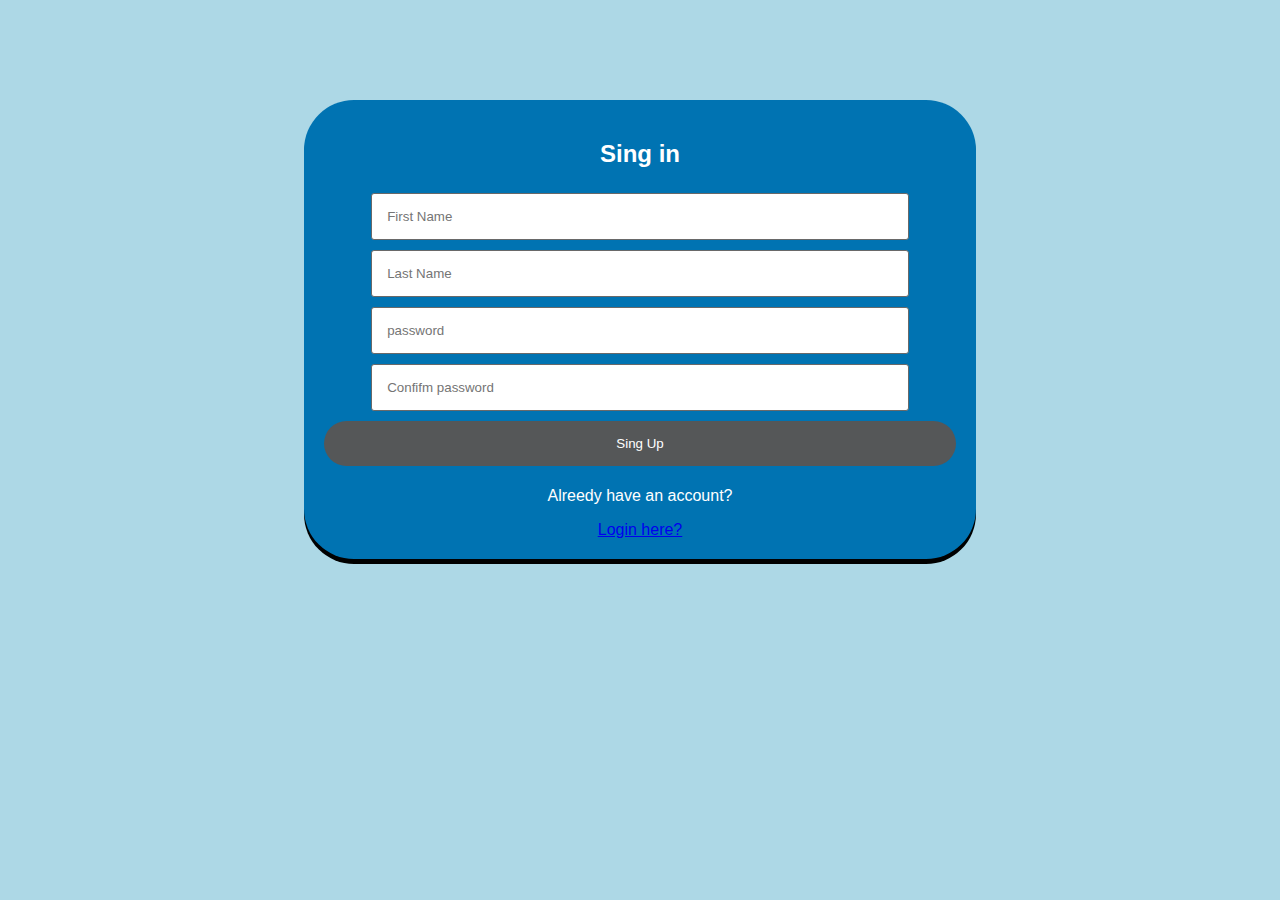
<file: task2.3/index.html>
<!DOCTYPE html>
<html lang="en">
<head>
    <meta charset="UTF-8">
    <meta name="viewport" content="width=device-width, initial-scale=1.0">
    <title>Document</title>
    <link rel="stylesheet" href="index.css">
</head>
<body>
    <div class="container">
        <div>
            <h2>Sing in</h2>
        </div>
        <div class="name">
            <input type="text" placeholder="First Name">
            <input type="text" placeholder="Last Name">
        <div>
        <form>
            <input type="password" placeholder="password" >
            <input type="password" placeholder="Confifm password">
            <input type="submit" value="Sing Up">
            <p>Alreedy have an account?</p>
            <a href="...">Login here?</a>
        </form>
    </div>
</body>
</html>
</file>
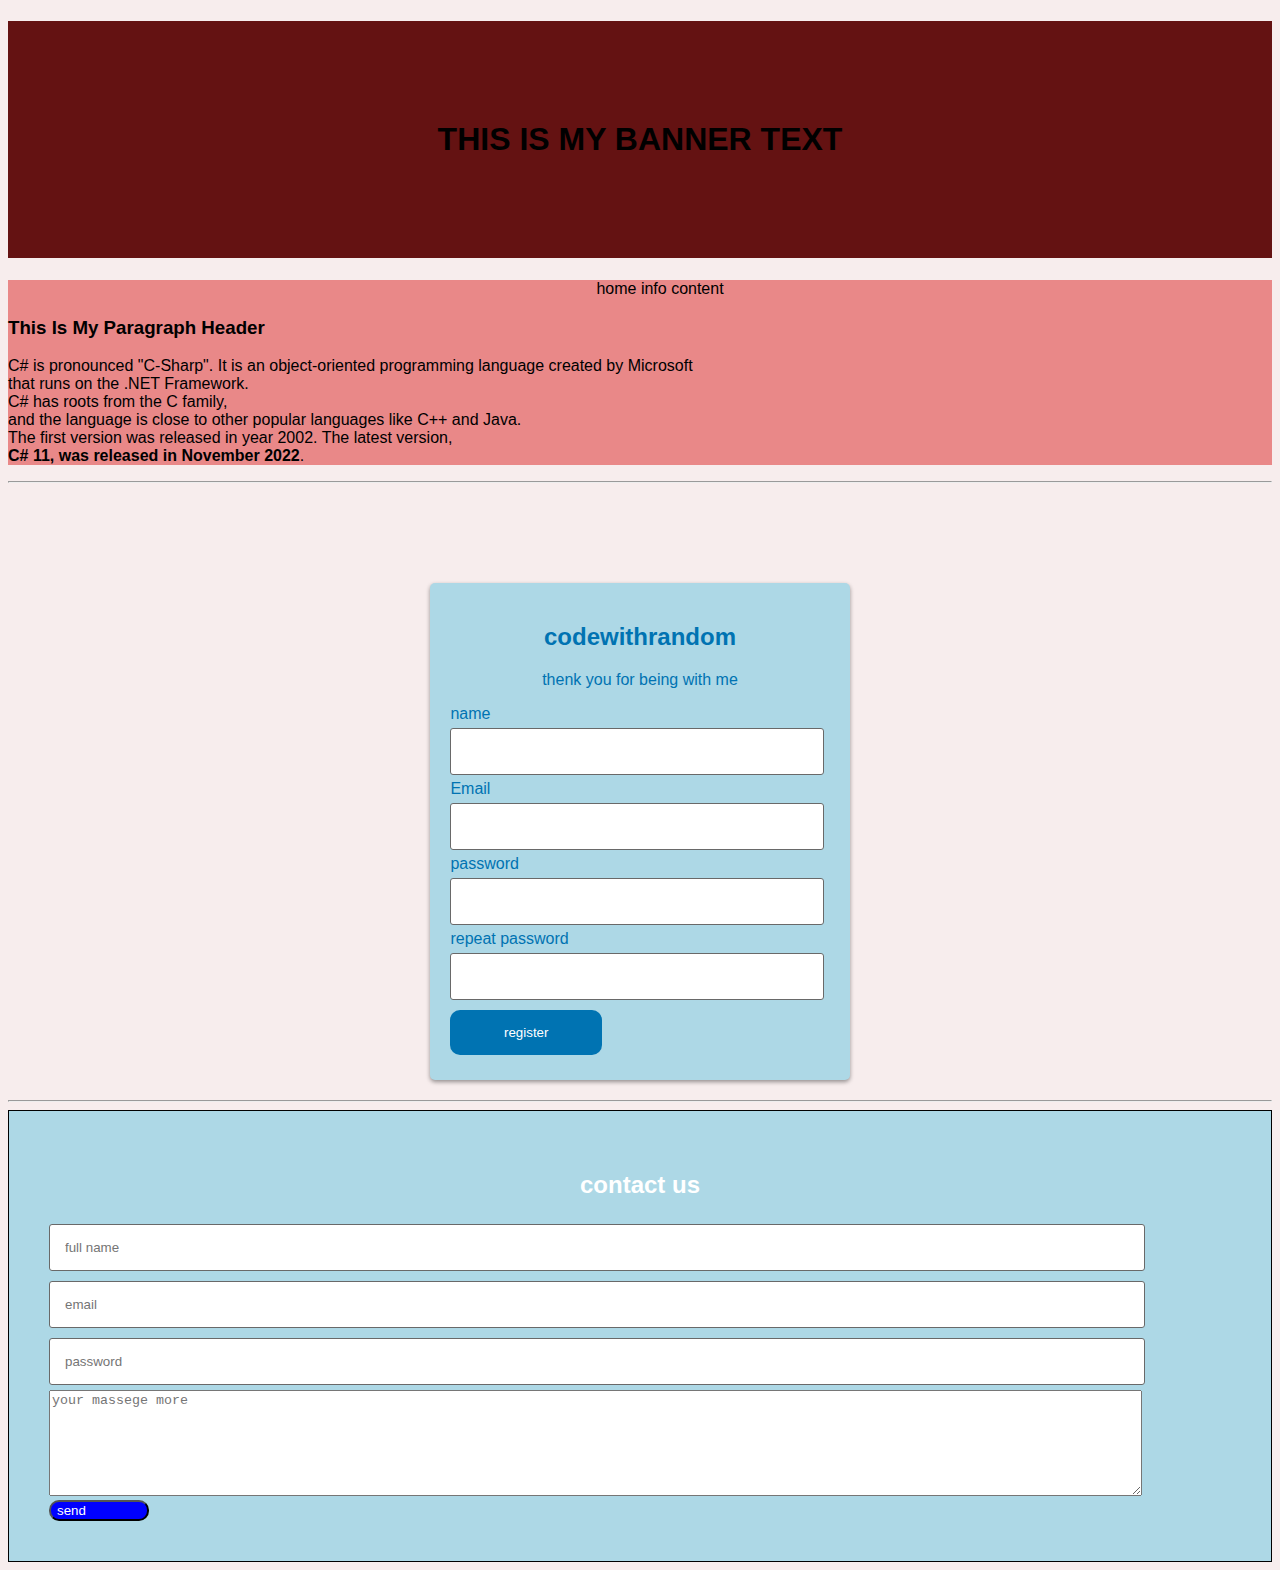
<file: task2.4/index.html>
<!DOCTYPE html>
<html lang="en">

<head>
    <meta charset="UTF-8">
    <meta name="viewport" content="width=device-width, initial-scale=1.0">
    <title>Document</title>
    <link rel="stylesheet" href="index.css">
</head>

<body>
    <h1 class="hi">THIS IS MY BANNER TEXT</h1>
    <div class="p1">
        <div class="list">
            <ul class="me">
                <li>home</li>
                <li>info</li>
                <li>content</li>
            </ul>
        </div>

        <h3>This Is My Paragraph Header</h3>
        <p>C# is pronounced "C-Sharp".

            It is an object-oriented programming language created by Microsoft<br>
            that runs on the .NET Framework.<br>
            C# has roots from the C family,<br>
            and the language is close to other popular languages like C++ and Java.<br>
            The first version was released in year 2002. The latest version,<br>
            <strong> C# 11, was released in November 2022</strong>.
        </p>
    </div>
    <hr>
    <div class="container">
        <div class="Sign">
            <h2>codewithrandom</h2>
            <p>thenk you for being with me</p>
        </div>
        <form>
            <label>name</label>
            <input type="text">
            <label>Email</label>
            <input type="email">
            <label>password</label>
            <input type="password">
            <label>repeat password</label>
            <input type="password">
            <input type="submit" value="register">

        </form>
    </div>
    <hr>
    <div class="container2">
        <form>
            <div class="contact">
                <h2>contact us</h2>
            </div>
            
            <input type="text" placeholder="full name">
            <input type="email" placeholder="email">
            <input type="password" placeholder="password">
            <textarea placeholder="your massege more" ></textarea>
                <button class="send">send</button>
           
        

        </form>
    </div>
</body>

</html>
</file>
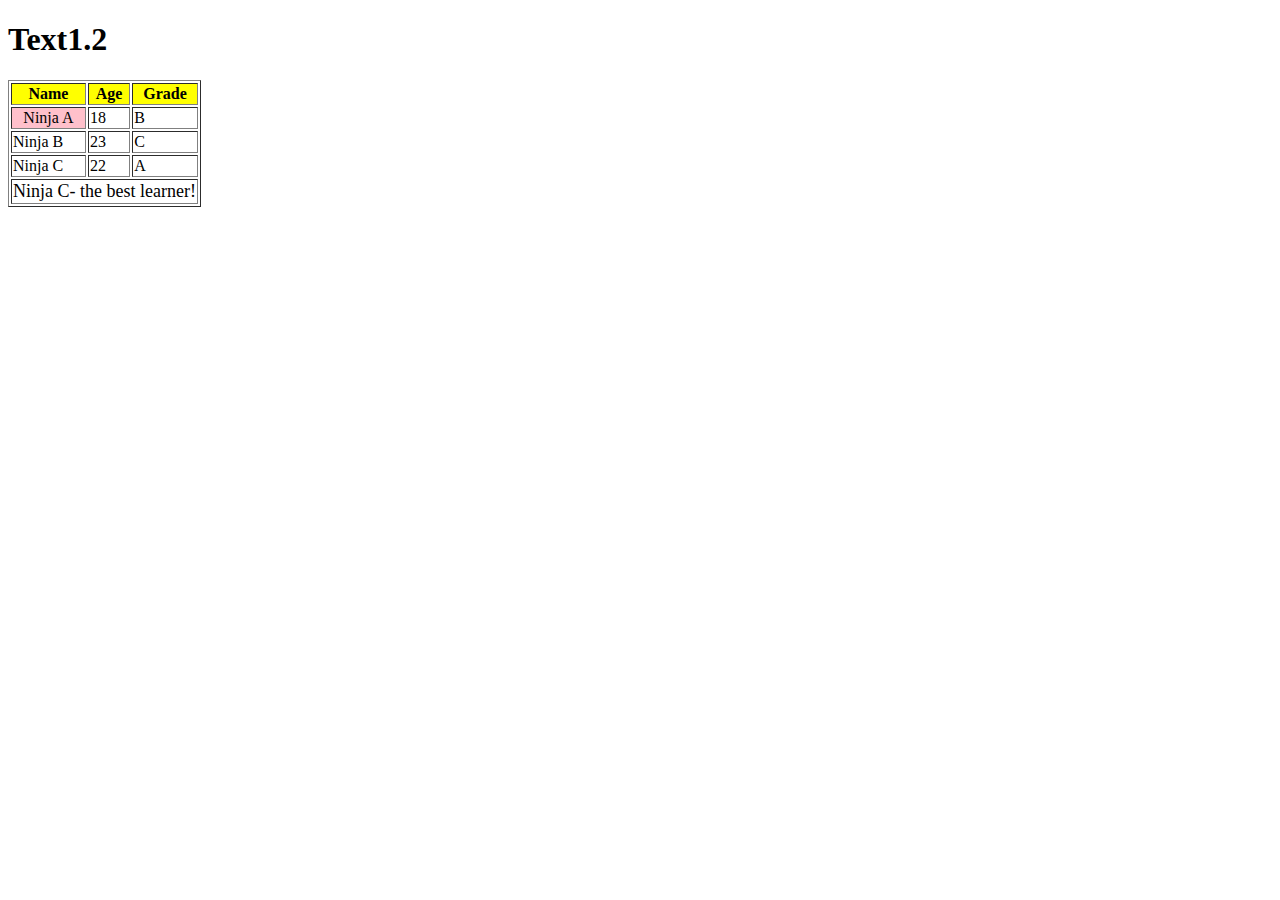
<file: task2.1/task1.html>
<!DOCTYPE html>
<html lang="en">
<head>
    <meta charset="UTF-8">
    <meta name="viewport" content="width=device-width, initial-scale=1.0">
    <title>Document</title>
</head>
<body>
    <h1>Text1.2</h1>
<table border="1">
    <tr style="background-color:yellow;">
        <th>Name</th>
        <th>Age</th>
        <th>Grade</th>
    </tr>
    <tr>
        <td style="text-align: center;background-color: pink;">Ninja A</td>
        <td>18</td>
        <td>B</td>
    </tr>
    <tr>
        <td>Ninja B</td>
        <td>23</td>
        <td>C</td>
    </tr>
    <tr>
        <td>Ninja C</td>
        <td>22</td>
        <td>A</td>
    </tr>
    <tr>
        <td colspan="3" style="text-align: center; font-size:large;">Ninja C- the best learner!</td>
    </tr>

</table>
</body>
</html>
</file>
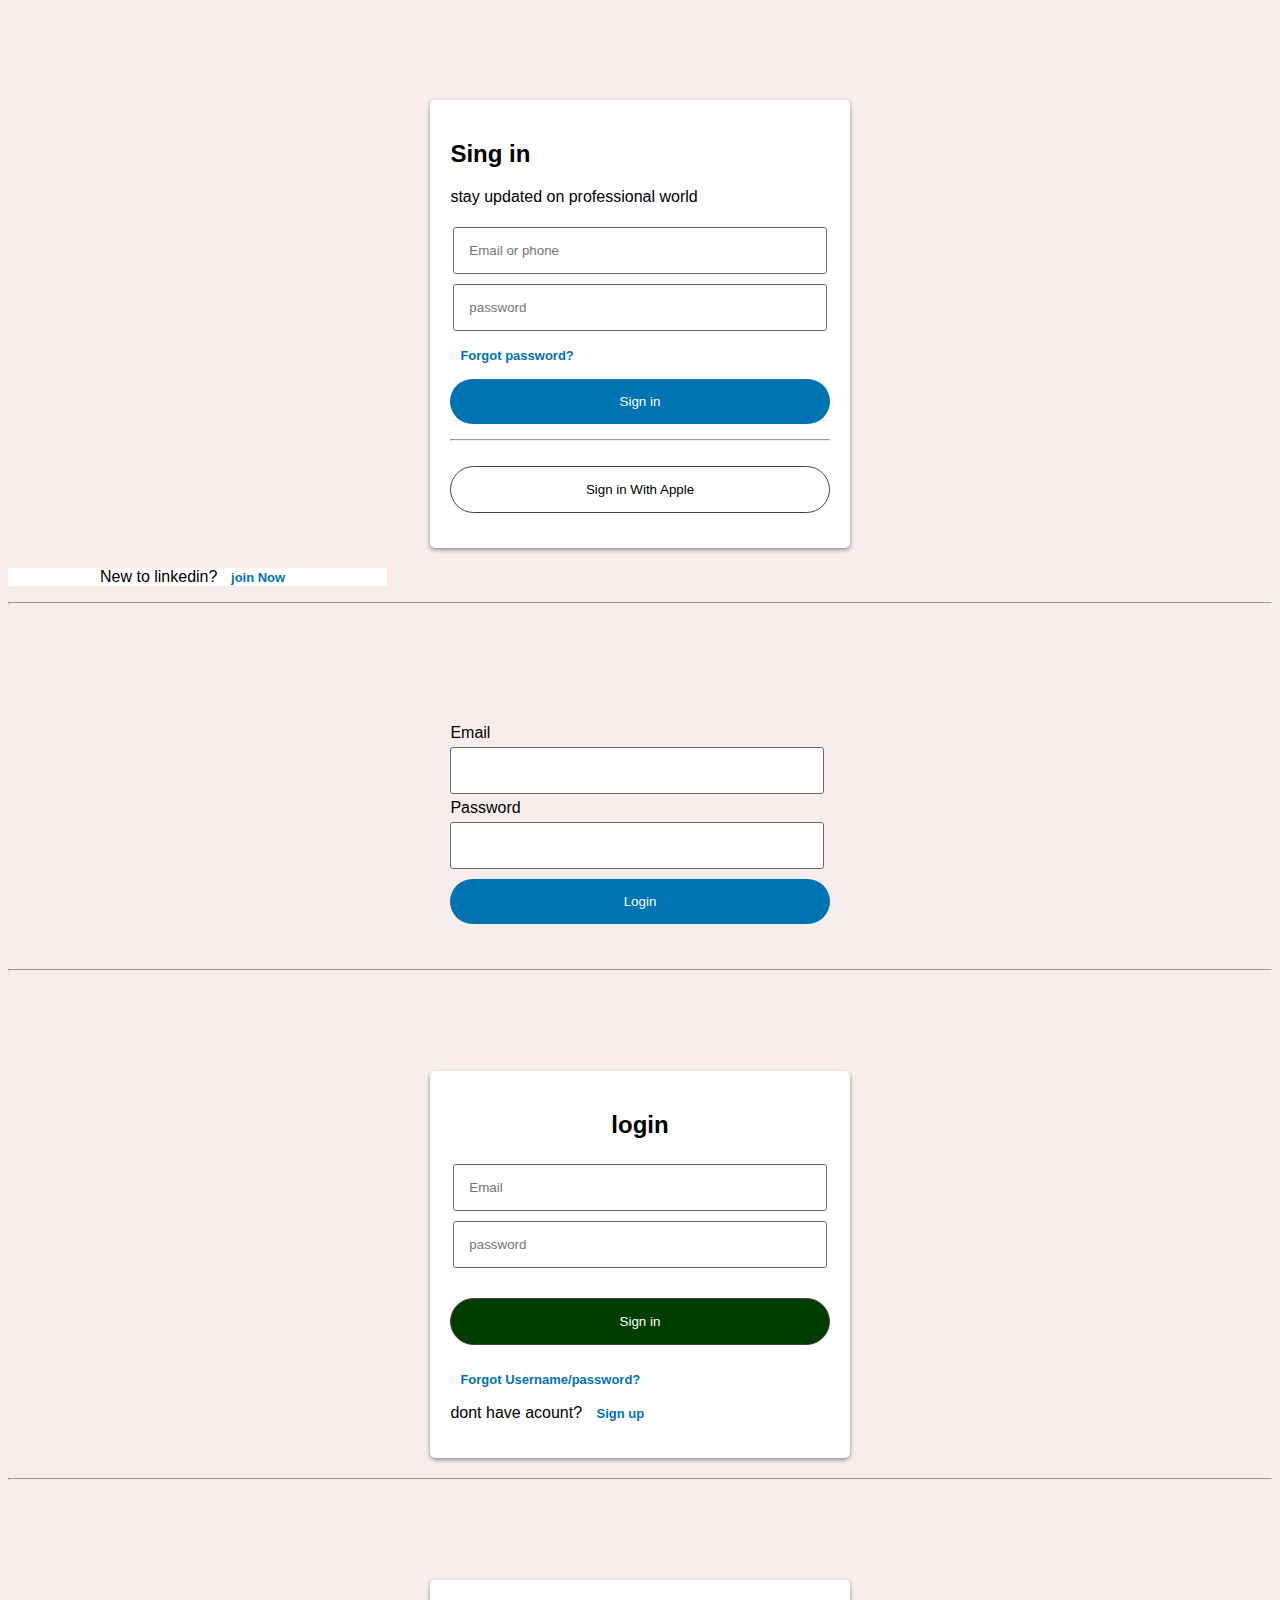
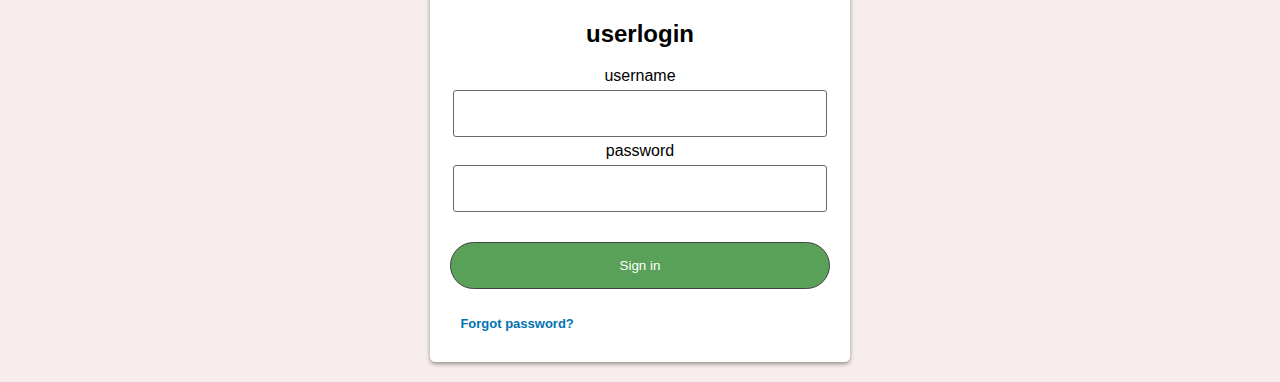
<file: task2.2/Task2.html>
<!DOCTYPE html>
<html>

<head>
    <meta charset="UTF-8" />
    <title>title</title>
    <link rel="stylesheet" href="css/index.css">
</head>

<body>
    <div class="container">
        <div class="Sign">
            <h2>Sing in</h2>
            <p>stay updated on professional world</p>
        </div>
        <form>
            <input type="text" placeholder="Email or phone">
            <input type="password" placeholder="password">
            <div class="link">
                <a href="...">Forgot password?</a>
            </div>
            <input type="submit" value="Sign in">
            <hr>
            <button type="submit">Sign in With Apple</button>
        </form>
    </div>
    <div class="con">
        <p>New to linkedin?<a href="..."> join Now</a></p>

    </div>
    <hr>
    <div class="container2">
        <form>
            <label>Email</label>
            <input type="text">
            <label>Password</label>
            <input type="password">
            <input type="submit" value="Login">

        </form>
    </div>
    <hr>
    <div class="container">
        <div class="Login">
            <h2>login</h2>
        </div>
        <form>
            <input type="email" placeholder="Email">
            <input type="password" placeholder="password">
            <div class="link">
            </div>
            <button type="submit" class="button2">Sign in</button>
            <div class="link">
                <a href="...">Forgot Username/password?</a>
            </div>
            <div class="link">
                <p>dont have acount? <a href="...">Sign up</a></p>
               
            </div>
            
        </form>
    </div>
    <hr>
    <div class="container">
        <div class="Login">
            <h2>userlogin</h2>
        </div>
        <form>
            <label>username</label>
            <input type="text">
            <label>password</label>
            <input type="password" class="unp">
            <div class="link">
            </div>
            <button type="submit" class="button3">Sign in</button>
            <div class="link">
                <a href="...">Forgot password?</a>
            </div>
            
        </form>
    </div>
</body>

</html>
</file>
<file: task2.3/index.css>
body{
    text-align: center;
    font-family:Arial, Helvetica, sans-serif;
    background-color: lightblue;
    }
    .container{
    background-color:rgb(0,115,178);
    width: 50%;
    margin:100px auto;
    padding:20px;
    border-radius: 50px;
    box-shadow:0 5px black;
    }
    
    input[type="text"],[type="password"]
    {
        width:80% ;
        padding: 15px;
        margin: 5px 0px ;
        border: 1px solid #696969;
        border-radius: 3px;
    }
    input[type="submit"]{
        background-color:rgb(85, 87, 88);
        color: white;
        width:100% ;
        padding: 15px;
        margin: 5px auto ;
        border:none;
        border-radius: 50px;
    }
    .name{
        display: inline;
    }
    h2{
        color: white;
    }
    p{
        color: white;
    }
</file>
<file: task2.4/index.css>
.p1{
    background-color: rgb(233, 136, 136);
}
.hi{
    text-align: center;
    padding:100px 0px;
    background-color:rgb(100, 18, 18);
}
.list{
    text-align: center;
}
li{
    display: inline;
}
.me{
    margin: 10px;
}

body{

    font-family:Arial, Helvetica, sans-serif;
    background-color: rgb(247, 237, 237);
    }
    .container{ 
     color: rgb(0,115,178);;
    background-color:lightblue;
    width: 30%;
    margin:100px auto 20px ;
    padding:20px;
    border-radius: 5px;
    box-shadow:0 2px 4px rgba(0,0,0,0.4);
    }
    input[type="text"],[type="password"],[type="email"]
    {  
        width:90% ;
        padding: 15px;
        margin: 5px 0px ;
        border: 1px solid #696969;
        border-radius: 3px;
    }
    input[type="submit"]{
        background-color:rgb(0,115,178);
        color: white;
        width: 40%;
        padding: 15px;
        margin: 5px auto ;
        border:none;
        border-radius:10px;
        align-items: center;
    }
.Sign{
    text-align: center;
    color:rgb(0,115,178);
}
textarea{
    width: 92%;
    height:100px;  
}
.container2{
    padding: 40px;
    border: 1px solid black;
    background-color: lightblue;
}
.contact{
    text-align: center;
    color: white;
}
.send{
    text-align: left;
    background-color: blue;
    color: white;
    border-radius: 10px;
    width:100px;
}
</file>
<file: task2.2/css/index.css>
body{

font-family:Arial, Helvetica, sans-serif;
background-color: rgb(247, 237, 237);
}
.container{
      text-align: center;
background-color:#fff;
width: 30%;
margin:100px auto 20px ;
padding:20px;
border-radius: 5px;
box-shadow:0 2px 4px rgba(0,0,0,0.4);
}
input[type="text"],[type="password"],[type="email"]
{
    width:90% ;
    padding: 15px;
    margin: 5px 0px ;
    border: 1px solid #696969;
    border-radius: 3px;
}
input[type="submit"]{
    background-color:rgb(0,115,178);
    color: white;
    width:100% ;
    padding: 15px;
    margin: 5px auto ;
    border:none;
    border-radius: 50px;
    align-items: center;
}
.Sign {
text-align: left;
}
.link{
    text-align: left;
    margin:10px 0px ;
}    
.link a,.con a{
    font-weight: bold ;
    text-decoration: none;
    color: rgb(0,115,178);
    font-size:small;
    padding: 0px 10px ;
}
button{
    background-color: white;
    width:100% ;
    padding: 15px;
    margin: 15px auto ;
    border:1px solid rgb(66, 66, 66);
    border-radius: 50px;
    align-items: center;
}
hr{
    margin: 10px auto;
}
.con{
 text-align: center;
background-color:#fff;
width: 30%;
}
.container2{
    width: 30%;
    margin:100px auto 20px ;
    padding:20px;
}
label{
    text-align: left;
}
.button2{
    background-color: rgb(1, 61, 1);
    color:white;
}
.button3{
    background-color: rgb(89, 160, 89);
    color:white;
}
</file>
